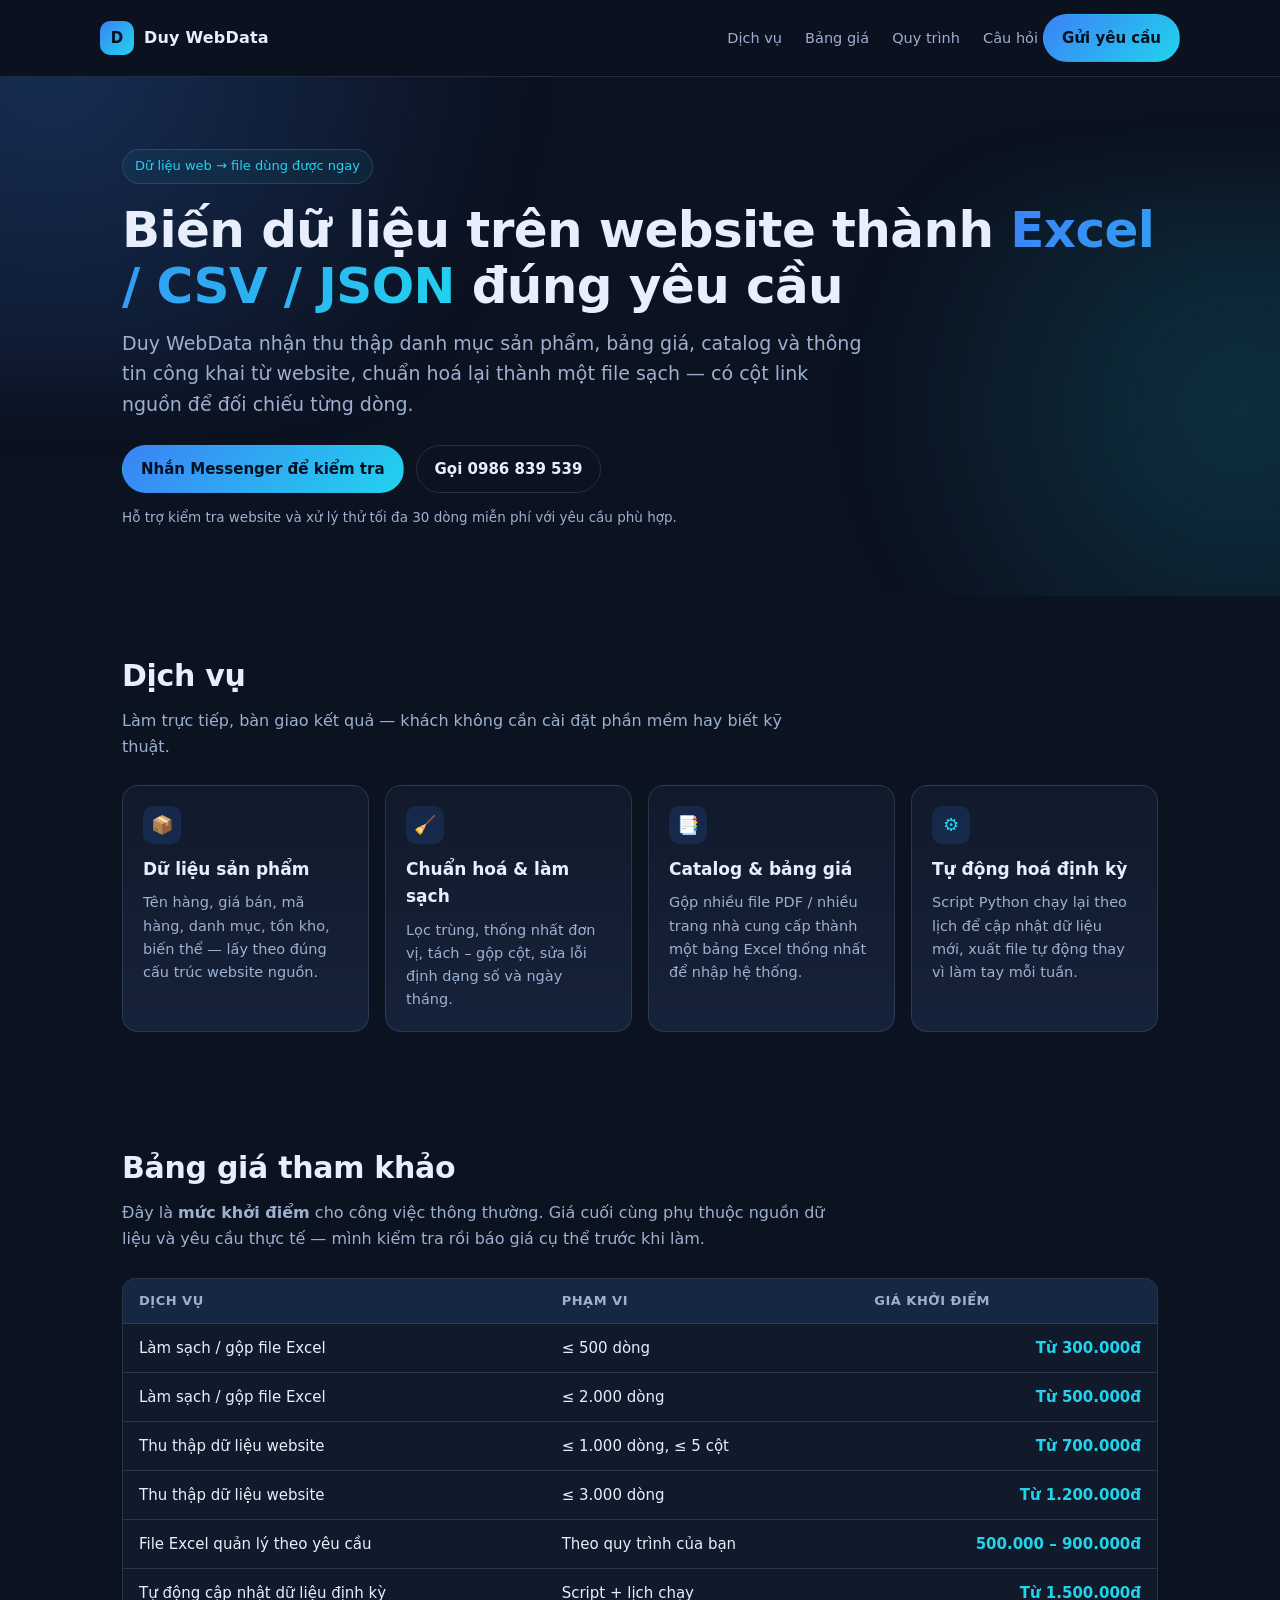
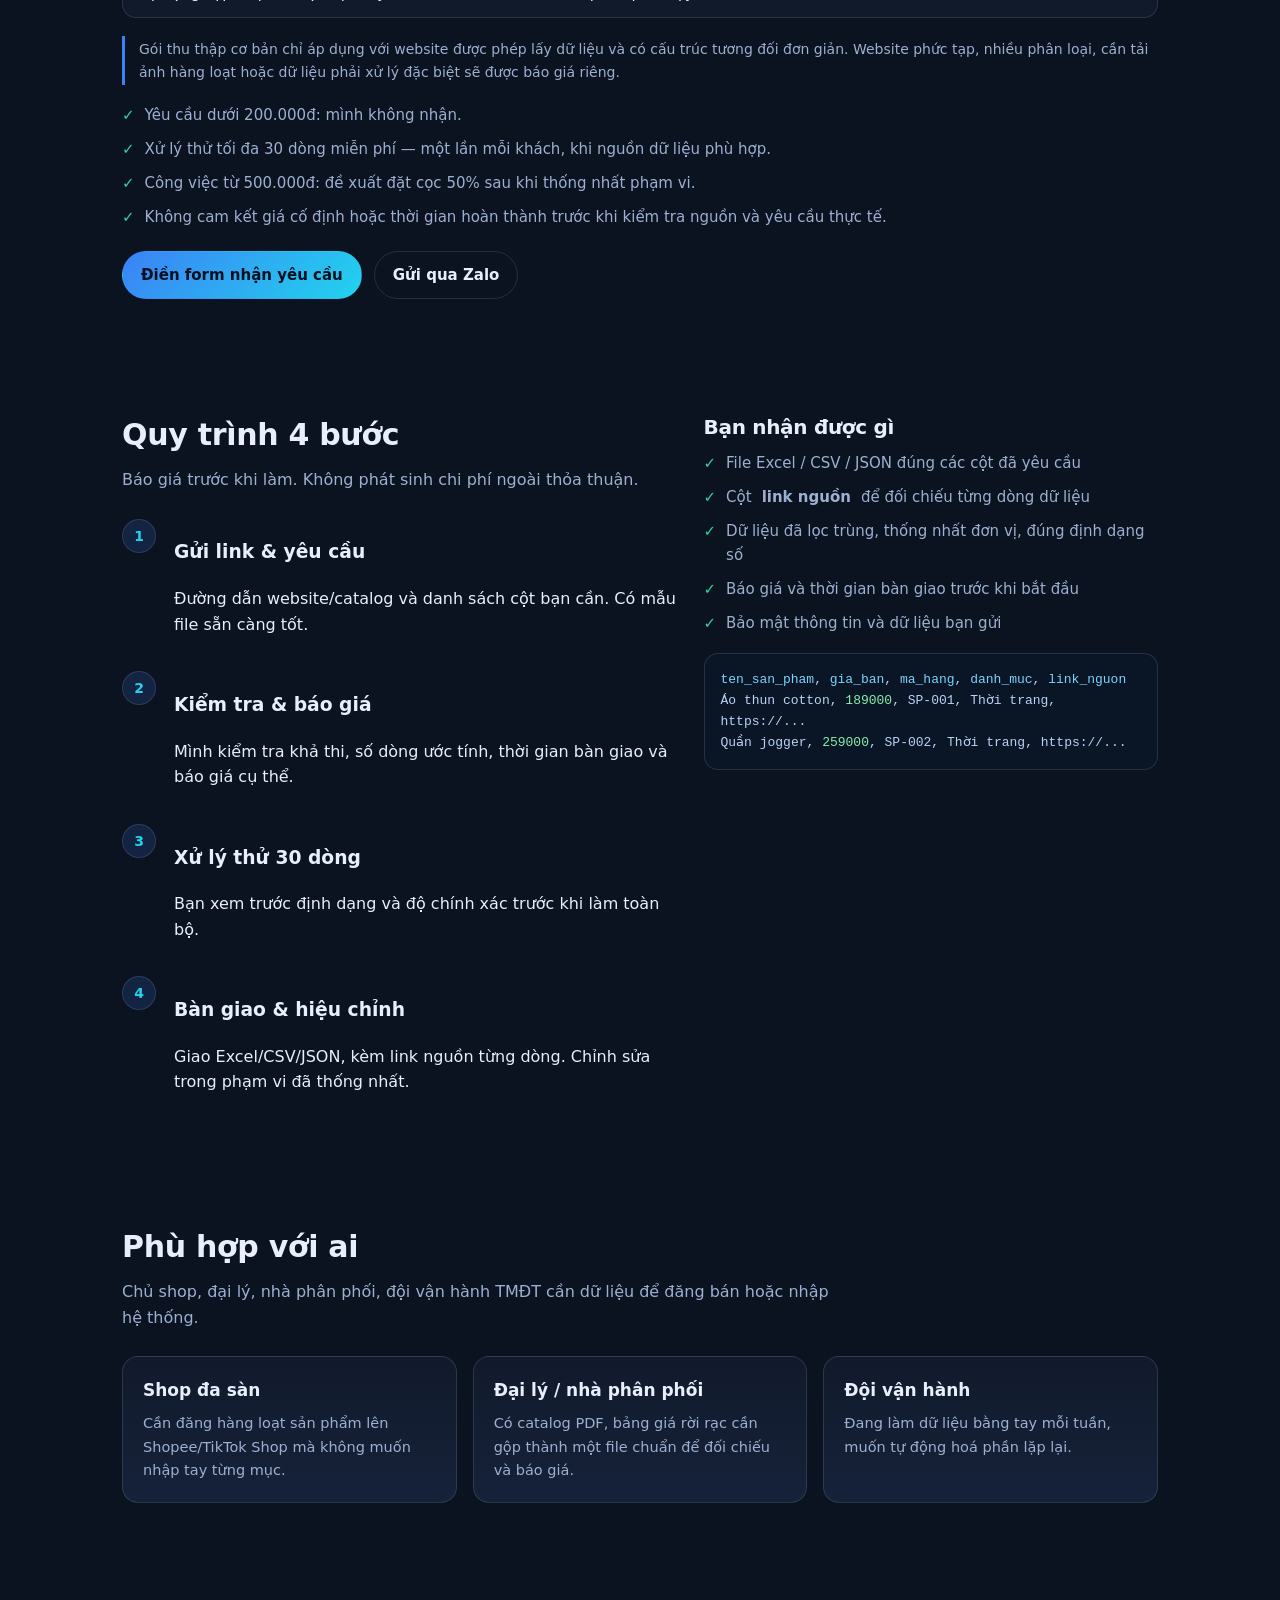
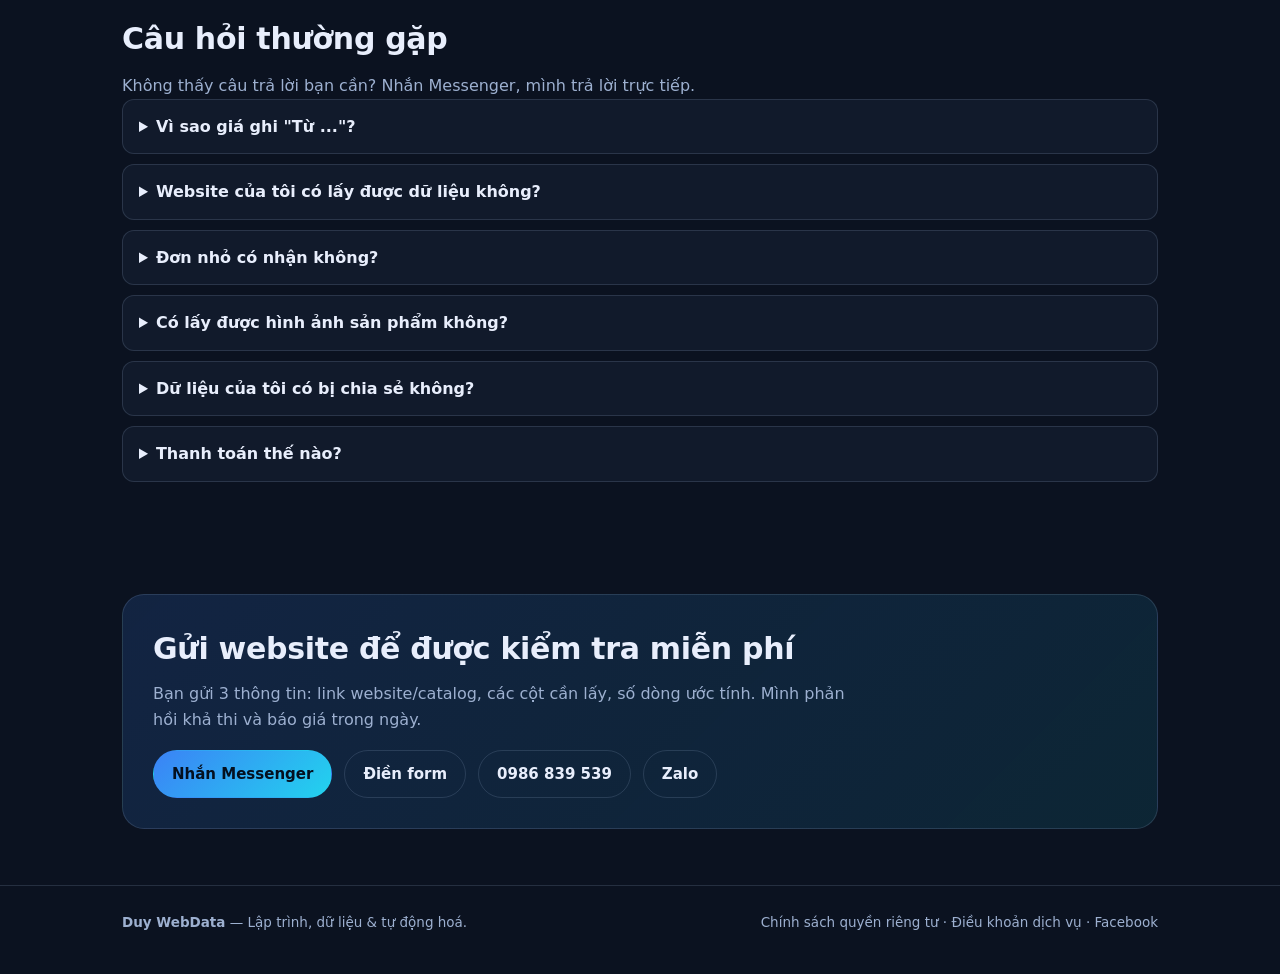
<file: index.html>
<!doctype html>
<html lang="vi">
<head>
<meta charset="utf-8">
<meta name="viewport" content="width=device-width,initial-scale=1">
<title>Duy WebData — Thu thập &amp; xử lý dữ liệu website theo yêu cầu</title>
<meta name="description" content="Duy WebData nhận thu thập, chuẩn hoá và làm sạch dữ liệu từ website: danh mục sản phẩm, bảng giá, catalog → Excel/CSV/JSON. Kiểm tra và xử lý thử tối đa 30 dòng miễn phí.">
<meta name="theme-color" content="#0b1220">
<link rel="stylesheet" href="styles.css">
<link rel="icon" href="data:image/svg+xml,<svg xmlns='http://www.w3.org/2000/svg' viewBox='0 0 100 100'><rect width='100' height='100' rx='22' fill='%233b82f6'/><text x='50' y='68' font-size='52' font-family='Segoe UI,Arial' font-weight='700' text-anchor='middle' fill='%2304101f'>D</text></svg>">
</head>
<body>

<header class="site">
  <div class="wrap nav">
    <a class="brand" href="./"><span class="logo">D</span> Duy WebData</a>
    <nav>
      <a class="link" href="#dich-vu">Dịch vụ</a>
      <a class="link" href="#bang-gia">Bảng giá</a>
      <a class="link" href="#quy-trinh">Quy trình</a>
      <a class="link" href="#cau-hoi">Câu hỏi</a>
      <a class="btn btn-primary" href="https://m.me/61595270132365" target="_blank" rel="noopener">Gửi yêu cầu</a>
    </nav>
  </div>
</header>

<main>

<section class="hero">
  <div class="wrap">
    <span class="eyebrow">Dữ liệu web → file dùng được ngay</span>
    <h1>Biến dữ liệu trên website thành <span class="grad">Excel / CSV / JSON</span> đúng yêu cầu</h1>
    <p class="lead">
      Duy WebData nhận thu thập danh mục sản phẩm, bảng giá, catalog và thông tin công khai từ website,
      chuẩn hoá lại thành một file sạch — có cột link nguồn để đối chiếu từng dòng.
    </p>
    <div class="hero-cta">
      <a class="btn btn-primary" href="https://m.me/61595270132365" target="_blank" rel="noopener">Nhắn Messenger để kiểm tra</a>
      <a class="btn btn-ghost" href="tel:+84986839539">Gọi 0986 839 539</a>
    </div>
    <p class="hero-note">Hỗ trợ kiểm tra website và xử lý thử tối đa 30 dòng miễn phí với yêu cầu phù hợp.</p>
  </div>
</section>

<section id="dich-vu">
  <div class="wrap">
    <h2>Dịch vụ</h2>
    <p class="sub">Làm trực tiếp, bàn giao kết quả — khách không cần cài đặt phần mềm hay biết kỹ thuật.</p>
    <div class="grid c4">
      <div class="card">
        <div class="icon">📦</div>
        <h3>Dữ liệu sản phẩm</h3>
        <p>Tên hàng, giá bán, mã hàng, danh mục, tồn kho, biến thể — lấy theo đúng cấu trúc website nguồn.</p>
      </div>
      <div class="card">
        <div class="icon">🧹</div>
        <h3>Chuẩn hoá &amp; làm sạch</h3>
        <p>Lọc trùng, thống nhất đơn vị, tách – gộp cột, sửa lỗi định dạng số và ngày tháng.</p>
      </div>
      <div class="card">
        <div class="icon">📑</div>
        <h3>Catalog &amp; bảng giá</h3>
        <p>Gộp nhiều file PDF / nhiều trang nhà cung cấp thành một bảng Excel thống nhất để nhập hệ thống.</p>
      </div>
      <div class="card">
        <div class="icon">⚙️</div>
        <h3>Tự động hoá định kỳ</h3>
        <p>Script Python chạy lại theo lịch để cập nhật dữ liệu mới, xuất file tự động thay vì làm tay mỗi tuần.</p>
      </div>
    </div>
  </div>
</section>

<section id="bang-gia">
  <div class="wrap">
    <h2>Bảng giá tham khảo</h2>
    <p class="sub">Đây là <strong>mức khởi điểm</strong> cho công việc thông thường. Giá cuối cùng phụ thuộc nguồn dữ liệu và yêu cầu thực tế — mình kiểm tra rồi báo giá cụ thể trước khi làm.</p>
    <div class="tablewrap">
      <table class="price">
        <thead>
          <tr><th>Dịch vụ</th><th>Phạm vi</th><th>Giá khởi điểm</th></tr>
        </thead>
        <tbody>
          <tr><td>Làm sạch / gộp file Excel</td><td>≤ 500 dòng</td><td>Từ 300.000đ</td></tr>
          <tr><td>Làm sạch / gộp file Excel</td><td>≤ 2.000 dòng</td><td>Từ 500.000đ</td></tr>
          <tr><td>Thu thập dữ liệu website</td><td>≤ 1.000 dòng, ≤ 5 cột</td><td>Từ 700.000đ</td></tr>
          <tr><td>Thu thập dữ liệu website</td><td>≤ 3.000 dòng</td><td>Từ 1.200.000đ</td></tr>
          <tr><td>File Excel quản lý theo yêu cầu</td><td>Theo quy trình của bạn</td><td>500.000 – 900.000đ</td></tr>
          <tr><td>Tự động cập nhật dữ liệu định kỳ</td><td>Script + lịch chạy</td><td>Từ 1.500.000đ</td></tr>
        </tbody>
      </table>
    </div>
    <p class="note">Gói thu thập cơ bản chỉ áp dụng với website được phép lấy dữ liệu và có cấu trúc tương đối đơn giản. Website phức tạp, nhiều phân loại, cần tải ảnh hàng loạt hoặc dữ liệu phải xử lý đặc biệt sẽ được báo giá riêng.</p>
    <ul class="checklist" style="margin-top:18px">
      <li>Yêu cầu dưới 200.000đ: mình không nhận.</li>
      <li>Xử lý thử tối đa 30 dòng miễn phí — một lần mỗi khách, khi nguồn dữ liệu phù hợp.</li>
      <li>Công việc từ 500.000đ: đề xuất đặt cọc 50% sau khi thống nhất phạm vi.</li>
      <li>Không cam kết giá cố định hoặc thời gian hoàn thành trước khi kiểm tra nguồn và yêu cầu thực tế.</li>
    </ul>
    <div class="hero-cta" style="margin-top:22px">
      <a class="btn btn-primary" href="https://docs.google.com/forms/d/e/1FAIpQLSdlHslLEUqbE6eRZZFUvcucyOFwWeWUgGsXdUtUnhyhbuky4A/viewform" target="_blank" rel="noopener">Điền form nhận yêu cầu</a>
      <a class="btn btn-ghost" href="https://zalo.me/0986839539" target="_blank" rel="noopener">Gửi qua Zalo</a>
    </div>
  </div>
</section>

<section id="quy-trinh">
  <div class="wrap split">
    <div>
      <h2>Quy trình 4 bước</h2>
      <p class="sub">Báo giá trước khi làm. Không phát sinh chi phí ngoài thỏa thuận.</p>
      <div class="grid" style="gap:18px">
        <div class="step"><span class="num">1</span><h3>Gửi link &amp; yêu cầu</h3><p>Đường dẫn website/catalog và danh sách cột bạn cần. Có mẫu file sẵn càng tốt.</p></div>
        <div class="step"><span class="num">2</span><h3>Kiểm tra &amp; báo giá</h3><p>Mình kiểm tra khả thi, số dòng ước tính, thời gian bàn giao và báo giá cụ thể.</p></div>
        <div class="step"><span class="num">3</span><h3>Xử lý thử 30 dòng</h3><p>Bạn xem trước định dạng và độ chính xác trước khi làm toàn bộ.</p></div>
        <div class="step"><span class="num">4</span><h3>Bàn giao &amp; hiệu chỉnh</h3><p>Giao Excel/CSV/JSON, kèm link nguồn từng dòng. Chỉnh sửa trong phạm vi đã thống nhất.</p></div>
      </div>
    </div>
    <div>
      <h2 style="font-size:20px">Bạn nhận được gì</h2>
      <ul class="checklist">
        <li>File Excel / CSV / JSON đúng các cột đã yêu cầu</li>
        <li>Cột <strong>link nguồn</strong> để đối chiếu từng dòng dữ liệu</li>
        <li>Dữ liệu đã lọc trùng, thống nhất đơn vị, đúng định dạng số</li>
        <li>Báo giá và thời gian bàn giao trước khi bắt đầu</li>
        <li>Bảo mật thông tin và dữ liệu bạn gửi</li>
      </ul>
      <div class="codebox" style="margin-top:18px">
<span class="k">ten_san_pham</span>, <span class="k">gia_ban</span>, <span class="k">ma_hang</span>, <span class="k">danh_muc</span>, <span class="k">link_nguon</span><br>
Áo thun cotton, <span class="s">189000</span>, SP-001, Thời trang, https://...<br>
Quần jogger, <span class="s">259000</span>, SP-002, Thời trang, https://...
      </div>
    </div>
  </div>
</section>

<section>
  <div class="wrap">
    <h2>Phù hợp với ai</h2>
    <p class="sub">Chủ shop, đại lý, nhà phân phối, đội vận hành TMĐT cần dữ liệu để đăng bán hoặc nhập hệ thống.</p>
    <div class="grid c3">
      <div class="card"><h3>Shop đa sàn</h3><p>Cần đăng hàng loạt sản phẩm lên Shopee/TikTok Shop mà không muốn nhập tay từng mục.</p></div>
      <div class="card"><h3>Đại lý / nhà phân phối</h3><p>Có catalog PDF, bảng giá rời rạc cần gộp thành một file chuẩn để đối chiếu và báo giá.</p></div>
      <div class="card"><h3>Đội vận hành</h3><p>Đang làm dữ liệu bằng tay mỗi tuần, muốn tự động hoá phần lặp lại.</p></div>
    </div>
  </div>
</section>

<section id="cau-hoi" class="faq">
  <div class="wrap">
    <h2>Câu hỏi thường gặp</h2>
    <p class="sub">Không thấy câu trả lời bạn cần? Nhắn Messenger, mình trả lời trực tiếp.</p>
    <details><summary>Vì sao giá ghi "Từ ..."?</summary><p>Vì mỗi website có độ phức tạp khác nhau. Con số trên là mức thấp nhất cho trường hợp đơn giản; sau khi xem nguồn dữ liệu mình báo giá cụ thể và không phát sinh thêm ngoài thỏa thuận.</p></details>
    <details><summary>Website của tôi có lấy được dữ liệu không?</summary><p>Gửi link để mình kiểm tra. Mình chỉ nhận những nguồn dữ liệu công khai hoặc nguồn bạn có quyền sử dụng, và tuân thủ điều khoản của website nguồn.</p></details>
    <details><summary>Đơn nhỏ có nhận không?</summary><p>Có, với đơn từ 200.000đ trở lên. Đơn nhỏ thường bàn giao trong 1–3 ngày.</p></details>
    <details><summary>Có lấy được hình ảnh sản phẩm không?</summary><p>Tùy nguồn. Nếu cần ảnh, mình sẽ kiểm tra trước và báo rõ khả năng, dung lượng và cách bàn giao.</p></details>
    <details><summary>Dữ liệu của tôi có bị chia sẻ không?</summary><p>Không. Dữ liệu chỉ dùng để thực hiện đơn hàng và không chia sẻ cho bên thứ ba. Xem chi tiết trong <a href="privacy.html">chính sách quyền riêng tư</a>.</p></details>
    <details><summary>Thanh toán thế nào?</summary><p>Thống nhất giá và mốc bàn giao trước khi làm. Công việc từ 500.000đ đề xuất đặt cọc 50%, phần còn lại thanh toán khi nhận file.</p></details>
  </div>
</section>

<section>
  <div class="wrap">
    <div class="cta">
      <h2>Gửi website để được kiểm tra miễn phí</h2>
      <p class="sub" style="margin-bottom:0">Bạn gửi 3 thông tin: link website/catalog, các cột cần lấy, số dòng ước tính. Mình phản hồi khả thi và báo giá trong ngày.</p>
      <div class="contact">
        <a class="btn btn-primary" href="https://m.me/61595270132365" target="_blank" rel="noopener">Nhắn Messenger</a>
        <a class="btn btn-ghost" href="https://docs.google.com/forms/d/e/1FAIpQLSdlHslLEUqbE6eRZZFUvcucyOFwWeWUgGsXdUtUnhyhbuky4A/viewform" target="_blank" rel="noopener">Điền form</a>
        <a class="btn btn-ghost" href="tel:+84986839539">0986 839 539</a>
        <a class="btn btn-ghost" href="https://zalo.me/0986839539" target="_blank" rel="noopener">Zalo</a>
      </div>
    </div>
  </div>
</section>

</main>

<footer class="site">
  <div class="wrap row">
    <div><strong>Duy WebData</strong> — Lập trình, dữ liệu &amp; tự động hoá.</div>
    <div>
      <a href="privacy.html">Chính sách quyền riêng tư</a> ·
      <a href="terms.html">Điều khoản dịch vụ</a> ·
      <a href="https://www.facebook.com/profile.php?id=61595270132365" target="_blank" rel="noopener">Facebook</a>
    </div>
  </div>
</footer>

</body>
</html>
</file>
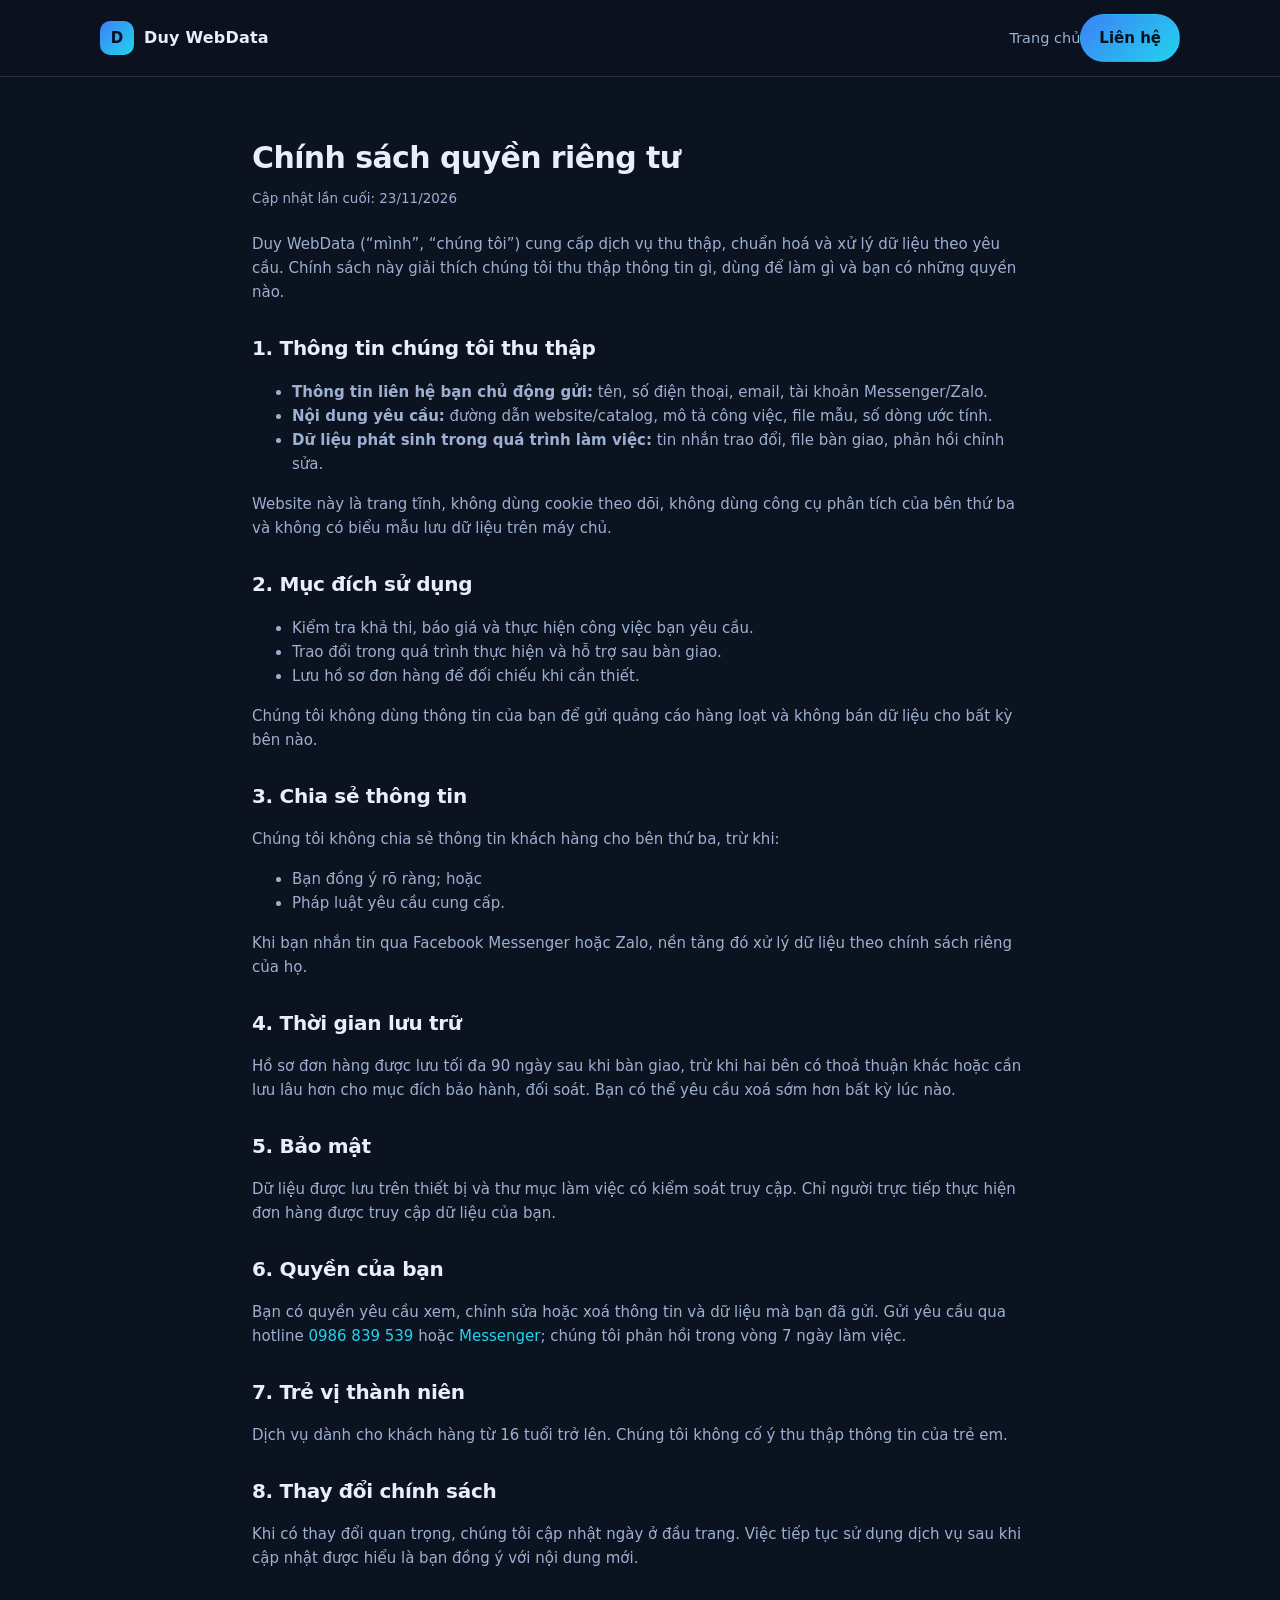
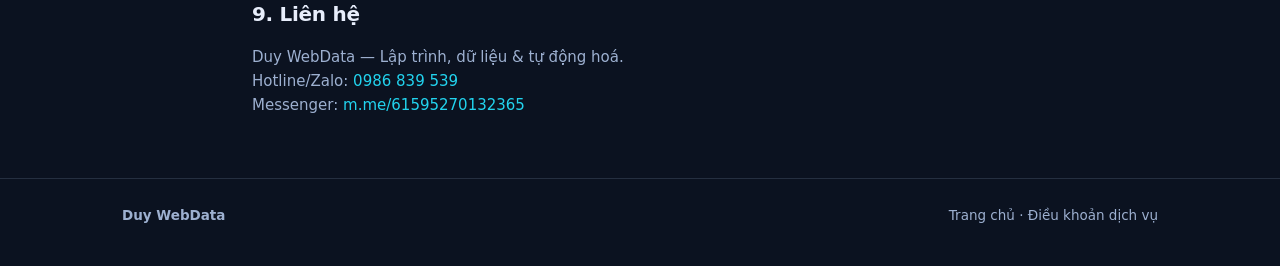
<file: privacy.html>
<!doctype html>
<html lang="vi">
<head>
<meta charset="utf-8">
<meta name="viewport" content="width=device-width,initial-scale=1">
<title>Chính sách quyền riêng tư — Duy WebData</title>
<meta name="description" content="Chính sách quyền riêng tư của Duy WebData: dữ liệu thu thập, mục đích sử dụng, thời gian lưu trữ và quyền của khách hàng.">
<link rel="stylesheet" href="styles.css">
<link rel="icon" href="data:image/svg+xml,<svg xmlns='http://www.w3.org/2000/svg' viewBox='0 0 100 100'><rect width='100' height='100' rx='22' fill='%233b82f6'/><text x='50' y='68' font-size='52' font-family='Segoe UI,Arial' font-weight='700' text-anchor='middle' fill='%2304101f'>D</text></svg>">
</head>
<body>
<header class="site">
  <div class="wrap nav">
    <a class="brand" href="./"><span class="logo">D</span> Duy WebData</a>
    <nav><a class="link" href="index.html">Trang chủ</a><a class="btn btn-primary" href="https://m.me/61595270132365" target="_blank" rel="noopener">Liên hệ</a></nav>
  </div>
</header>

<main class="legal">
  <div class="wrap" style="max-width:820px">
    <h1>Chính sách quyền riêng tư</h1>
    <p class="updated">Cập nhật lần cuối: 23/11/2026</p>

    <p>Duy WebData (“mình”, “chúng tôi”) cung cấp dịch vụ thu thập, chuẩn hoá và xử lý dữ liệu theo yêu cầu. Chính sách này giải thích chúng tôi thu thập thông tin gì, dùng để làm gì và bạn có những quyền nào.</p>

    <h2>1. Thông tin chúng tôi thu thập</h2>
    <ul>
      <li><strong>Thông tin liên hệ bạn chủ động gửi:</strong> tên, số điện thoại, email, tài khoản Messenger/Zalo.</li>
      <li><strong>Nội dung yêu cầu:</strong> đường dẫn website/catalog, mô tả công việc, file mẫu, số dòng ước tính.</li>
      <li><strong>Dữ liệu phát sinh trong quá trình làm việc:</strong> tin nhắn trao đổi, file bàn giao, phản hồi chỉnh sửa.</li>
    </ul>
    <p>Website này là trang tĩnh, không dùng cookie theo dõi, không dùng công cụ phân tích của bên thứ ba và không có biểu mẫu lưu dữ liệu trên máy chủ.</p>

    <h2>2. Mục đích sử dụng</h2>
    <ul>
      <li>Kiểm tra khả thi, báo giá và thực hiện công việc bạn yêu cầu.</li>
      <li>Trao đổi trong quá trình thực hiện và hỗ trợ sau bàn giao.</li>
      <li>Lưu hồ sơ đơn hàng để đối chiếu khi cần thiết.</li>
    </ul>
    <p>Chúng tôi không dùng thông tin của bạn để gửi quảng cáo hàng loạt và không bán dữ liệu cho bất kỳ bên nào.</p>

    <h2>3. Chia sẻ thông tin</h2>
    <p>Chúng tôi không chia sẻ thông tin khách hàng cho bên thứ ba, trừ khi:</p>
    <ul>
      <li>Bạn đồng ý rõ ràng; hoặc</li>
      <li>Pháp luật yêu cầu cung cấp.</li>
    </ul>
    <p>Khi bạn nhắn tin qua Facebook Messenger hoặc Zalo, nền tảng đó xử lý dữ liệu theo chính sách riêng của họ.</p>

    <h2>4. Thời gian lưu trữ</h2>
    <p>Hồ sơ đơn hàng được lưu tối đa 90 ngày sau khi bàn giao, trừ khi hai bên có thoả thuận khác hoặc cần lưu lâu hơn cho mục đích bảo hành, đối soát. Bạn có thể yêu cầu xoá sớm hơn bất kỳ lúc nào.</p>

    <h2>5. Bảo mật</h2>
    <p>Dữ liệu được lưu trên thiết bị và thư mục làm việc có kiểm soát truy cập. Chỉ người trực tiếp thực hiện đơn hàng được truy cập dữ liệu của bạn.</p>

    <h2>6. Quyền của bạn</h2>
    <p>Bạn có quyền yêu cầu xem, chỉnh sửa hoặc xoá thông tin và dữ liệu mà bạn đã gửi. Gửi yêu cầu qua hotline <a href="tel:+84986839539">0986 839 539</a> hoặc <a href="https://m.me/61595270132365" target="_blank" rel="noopener">Messenger</a>; chúng tôi phản hồi trong vòng 7 ngày làm việc.</p>

    <h2>7. Trẻ vị thành niên</h2>
    <p>Dịch vụ dành cho khách hàng từ 16 tuổi trở lên. Chúng tôi không cố ý thu thập thông tin của trẻ em.</p>

    <h2>8. Thay đổi chính sách</h2>
    <p>Khi có thay đổi quan trọng, chúng tôi cập nhật ngày ở đầu trang. Việc tiếp tục sử dụng dịch vụ sau khi cập nhật được hiểu là bạn đồng ý với nội dung mới.</p>

    <h2>9. Liên hệ</h2>
    <p>Duy WebData — Lập trình, dữ liệu &amp; tự động hoá.<br>
    Hotline/Zalo: <a href="tel:+84986839539">0986 839 539</a><br>
    Messenger: <a href="https://m.me/61595270132365" target="_blank" rel="noopener">m.me/61595270132365</a></p>
  </div>
</main>

<footer class="site">
  <div class="wrap row">
    <div><strong>Duy WebData</strong></div>
    <div><a href="index.html">Trang chủ</a> · <a href="terms.html">Điều khoản dịch vụ</a></div>
  </div>
</footer>
</body>
</html>
</file>
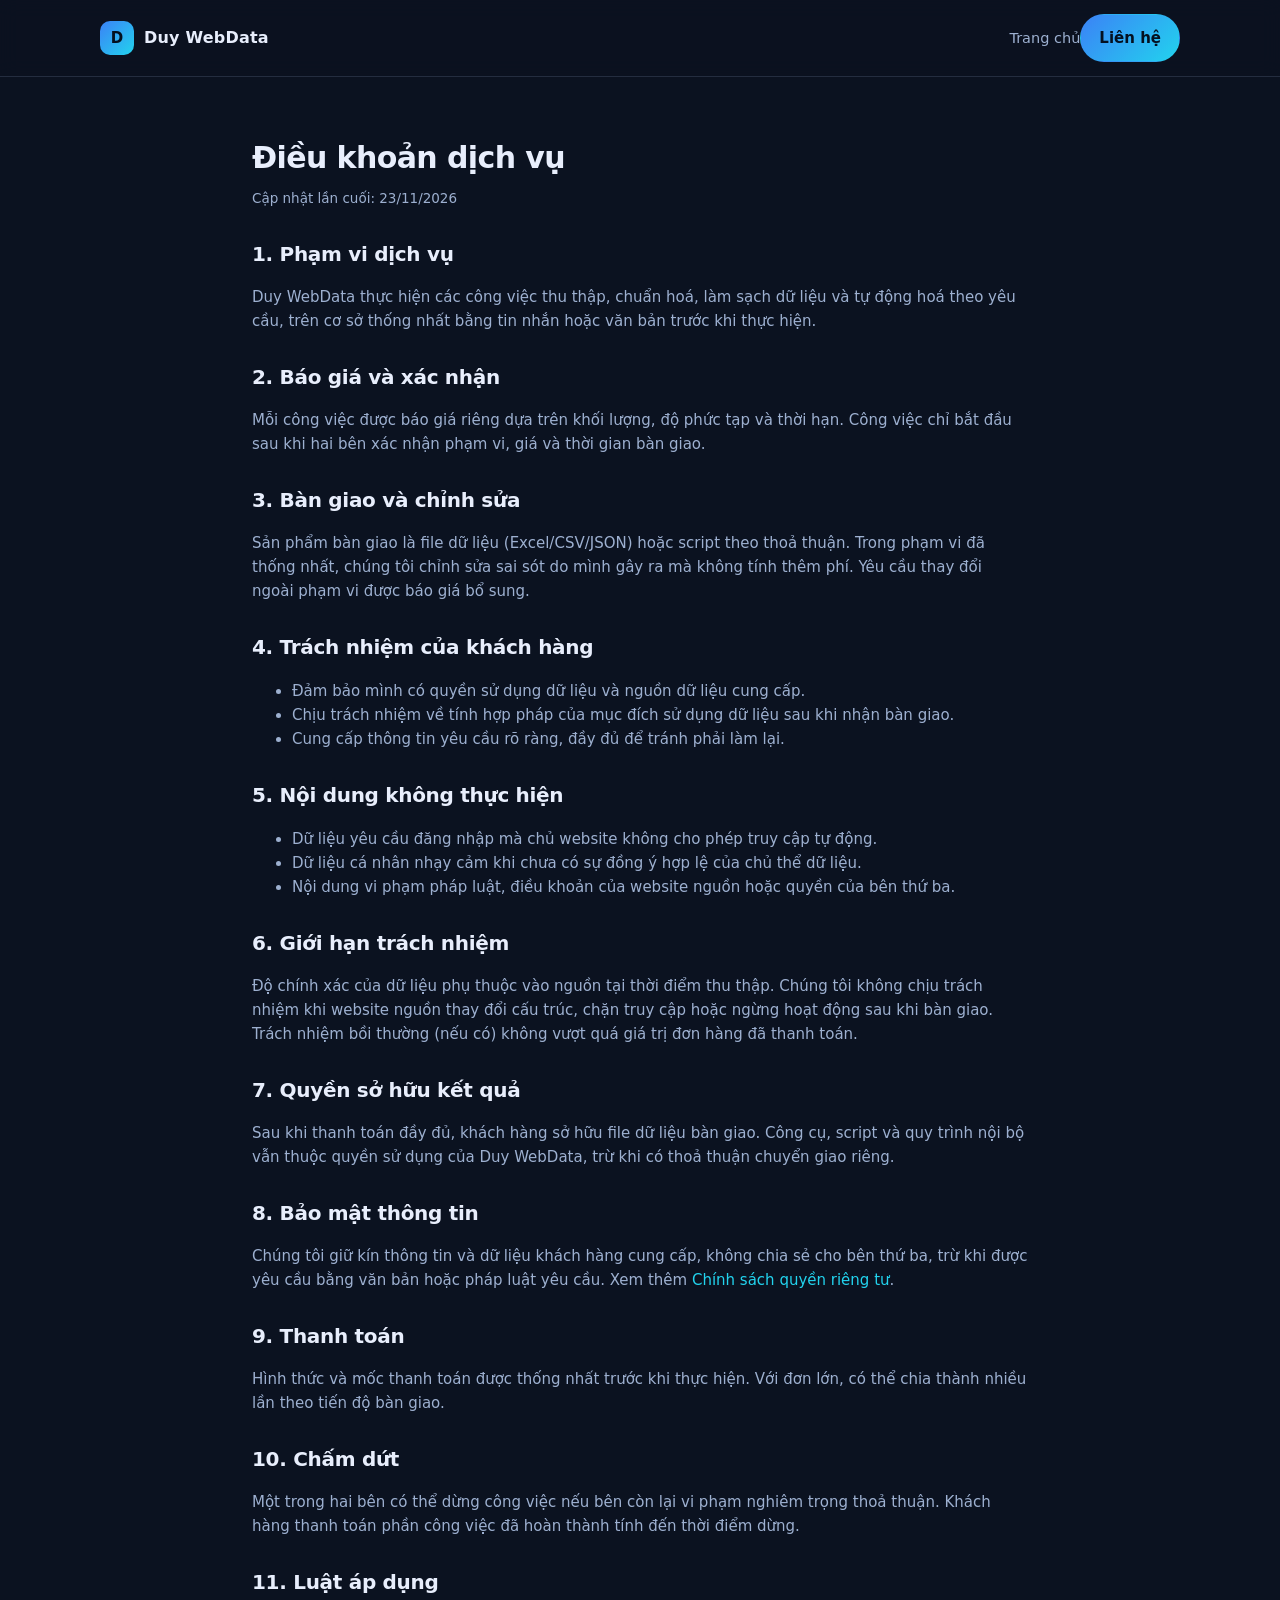
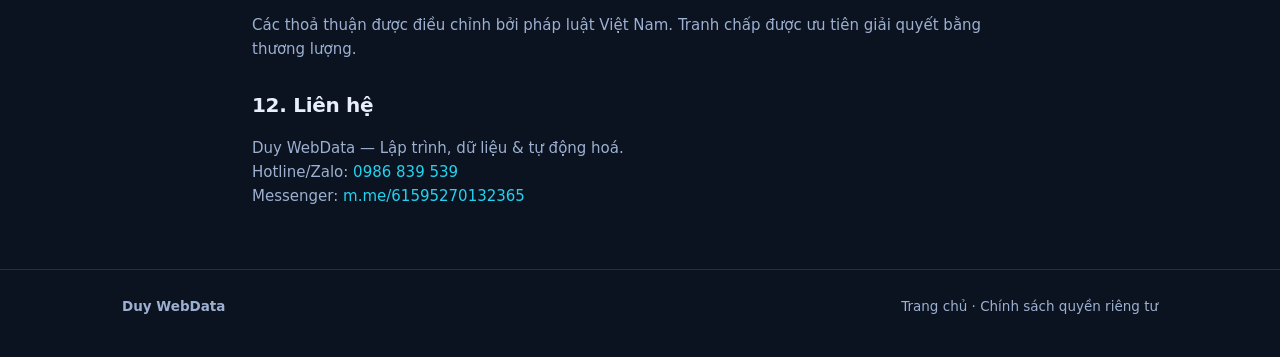
<file: terms.html>
<!doctype html>
<html lang="vi">
<head>
<meta charset="utf-8">
<meta name="viewport" content="width=device-width,initial-scale=1">
<title>Điều khoản dịch vụ — Duy WebData</title>
<meta name="description" content="Điều khoản dịch vụ của Duy WebData: phạm vi công việc, báo giá, bàn giao, trách nhiệm và giới hạn.">
<link rel="stylesheet" href="styles.css">
<link rel="icon" href="data:image/svg+xml,<svg xmlns='http://www.w3.org/2000/svg' viewBox='0 0 100 100'><rect width='100' height='100' rx='22' fill='%233b82f6'/><text x='50' y='68' font-size='52' font-family='Segoe UI,Arial' font-weight='700' text-anchor='middle' fill='%2304101f'>D</text></svg>">
</head>
<body>
<header class="site">
  <div class="wrap nav">
    <a class="brand" href="./"><span class="logo">D</span> Duy WebData</a>
    <nav><a class="link" href="index.html">Trang chủ</a><a class="btn btn-primary" href="https://m.me/61595270132365" target="_blank" rel="noopener">Liên hệ</a></nav>
  </div>
</header>

<main class="legal">
  <div class="wrap" style="max-width:820px">
    <h1>Điều khoản dịch vụ</h1>
    <p class="updated">Cập nhật lần cuối: 23/11/2026</p>

    <h2>1. Phạm vi dịch vụ</h2>
    <p>Duy WebData thực hiện các công việc thu thập, chuẩn hoá, làm sạch dữ liệu và tự động hoá theo yêu cầu, trên cơ sở thống nhất bằng tin nhắn hoặc văn bản trước khi thực hiện.</p>

    <h2>2. Báo giá và xác nhận</h2>
    <p>Mỗi công việc được báo giá riêng dựa trên khối lượng, độ phức tạp và thời hạn. Công việc chỉ bắt đầu sau khi hai bên xác nhận phạm vi, giá và thời gian bàn giao.</p>

    <h2>3. Bàn giao và chỉnh sửa</h2>
    <p>Sản phẩm bàn giao là file dữ liệu (Excel/CSV/JSON) hoặc script theo thoả thuận. Trong phạm vi đã thống nhất, chúng tôi chỉnh sửa sai sót do mình gây ra mà không tính thêm phí. Yêu cầu thay đổi ngoài phạm vi được báo giá bổ sung.</p>

    <h2>4. Trách nhiệm của khách hàng</h2>
    <ul>
      <li>Đảm bảo mình có quyền sử dụng dữ liệu và nguồn dữ liệu cung cấp.</li>
      <li>Chịu trách nhiệm về tính hợp pháp của mục đích sử dụng dữ liệu sau khi nhận bàn giao.</li>
      <li>Cung cấp thông tin yêu cầu rõ ràng, đầy đủ để tránh phải làm lại.</li>
    </ul>

    <h2>5. Nội dung không thực hiện</h2>
    <ul>
      <li>Dữ liệu yêu cầu đăng nhập mà chủ website không cho phép truy cập tự động.</li>
      <li>Dữ liệu cá nhân nhạy cảm khi chưa có sự đồng ý hợp lệ của chủ thể dữ liệu.</li>
      <li>Nội dung vi phạm pháp luật, điều khoản của website nguồn hoặc quyền của bên thứ ba.</li>
    </ul>

    <h2>6. Giới hạn trách nhiệm</h2>
    <p>Độ chính xác của dữ liệu phụ thuộc vào nguồn tại thời điểm thu thập. Chúng tôi không chịu trách nhiệm khi website nguồn thay đổi cấu trúc, chặn truy cập hoặc ngừng hoạt động sau khi bàn giao. Trách nhiệm bồi thường (nếu có) không vượt quá giá trị đơn hàng đã thanh toán.</p>

    <h2>7. Quyền sở hữu kết quả</h2>
    <p>Sau khi thanh toán đầy đủ, khách hàng sở hữu file dữ liệu bàn giao. Công cụ, script và quy trình nội bộ vẫn thuộc quyền sử dụng của Duy WebData, trừ khi có thoả thuận chuyển giao riêng.</p>

    <h2>8. Bảo mật thông tin</h2>
    <p>Chúng tôi giữ kín thông tin và dữ liệu khách hàng cung cấp, không chia sẻ cho bên thứ ba, trừ khi được yêu cầu bằng văn bản hoặc pháp luật yêu cầu. Xem thêm <a href="privacy.html">Chính sách quyền riêng tư</a>.</p>

    <h2>9. Thanh toán</h2>
    <p>Hình thức và mốc thanh toán được thống nhất trước khi thực hiện. Với đơn lớn, có thể chia thành nhiều lần theo tiến độ bàn giao.</p>

    <h2>10. Chấm dứt</h2>
    <p>Một trong hai bên có thể dừng công việc nếu bên còn lại vi phạm nghiêm trọng thoả thuận. Khách hàng thanh toán phần công việc đã hoàn thành tính đến thời điểm dừng.</p>

    <h2>11. Luật áp dụng</h2>
    <p>Các thoả thuận được điều chỉnh bởi pháp luật Việt Nam. Tranh chấp được ưu tiên giải quyết bằng thương lượng.</p>

    <h2>12. Liên hệ</h2>
    <p>Duy WebData — Lập trình, dữ liệu &amp; tự động hoá.<br>
    Hotline/Zalo: <a href="tel:+84986839539">0986 839 539</a><br>
    Messenger: <a href="https://m.me/61595270132365" target="_blank" rel="noopener">m.me/61595270132365</a></p>
  </div>
</main>

<footer class="site">
  <div class="wrap row">
    <div><strong>Duy WebData</strong></div>
    <div><a href="index.html">Trang chủ</a> · <a href="privacy.html">Chính sách quyền riêng tư</a></div>
  </div>
</footer>
</body>
</html>
</file>
<file: styles.css>
:root{
  --bg:#0b1220;
  --panel:#111a2b;
  --panel-2:#16223a;
  --text:#e8eefc;
  --muted:#9db0d0;
  --line:rgba(157,176,208,.18);
  --brand:#3b82f6;
  --brand-2:#22d3ee;
  --ok:#34d399;
  --radius:16px;
  --max:1080px;
}
*{box-sizing:border-box}
html{scroll-behavior:smooth}
body{
  margin:0;background:var(--bg);color:var(--text);
  font-family:"Segoe UI",system-ui,-apple-system,"Helvetica Neue",Arial,sans-serif;
  line-height:1.6;-webkit-font-smoothing:antialiased;
}
a{color:var(--brand-2);text-decoration:none}
a:hover{text-decoration:underline}
.wrap{max-width:var(--max);margin:0 auto;padding:0 22px}
header.site{position:sticky;top:0;z-index:20;background:rgba(11,18,32,.82);backdrop-filter:blur(10px);border-bottom:1px solid var(--line)}
.nav{display:flex;align-items:center;justify-content:space-between;gap:16px;padding:14px 0}
.brand{display:flex;align-items:center;gap:10px;font-weight:700;letter-spacing:.2px;color:var(--text)}
.brand:hover{text-decoration:none}
.logo{width:34px;height:34px;border-radius:10px;background:linear-gradient(135deg,var(--brand),var(--brand-2));display:grid;place-items:center;font-size:15px;font-weight:800;color:#04101f}
.nav a.link{color:var(--muted);font-size:14.5px;margin-left:18px}
.nav a.link:hover{color:var(--text);text-decoration:none}
.btn{display:inline-flex;align-items:center;gap:8px;padding:11px 18px;border-radius:999px;font-weight:600;font-size:15px;border:1px solid transparent;cursor:pointer}
.btn-primary{background:linear-gradient(135deg,var(--brand),var(--brand-2));color:#04101f}
.btn-primary:hover{text-decoration:none;filter:brightness(1.06)}
.btn-ghost{border-color:var(--line);color:var(--text);background:transparent}
.btn-ghost:hover{text-decoration:none;background:rgba(255,255,255,.04)}
.hero{padding:72px 0 54px;position:relative;overflow:hidden}
.hero:before{content:"";position:absolute;inset:-30% 40% 40% -20%;background:radial-gradient(circle at 30% 30%,rgba(59,130,246,.25),transparent 60%);filter:blur(40px);pointer-events:none}
.hero:after{content:"";position:absolute;inset:20% -25% -30% 55%;background:radial-gradient(circle at 60% 40%,rgba(34,211,238,.16),transparent 60%);filter:blur(40px);pointer-events:none}
.hero .wrap{position:relative;z-index:1}
.eyebrow{display:inline-flex;align-items:center;gap:8px;font-size:13px;color:var(--brand-2);border:1px solid var(--line);padding:6px 12px;border-radius:999px;background:rgba(34,211,238,.06)}
h1{font-size:clamp(30px,4.4vw,50px);line-height:1.12;margin:18px 0 14px;letter-spacing:-.6px}
h1 .grad{background:linear-gradient(120deg,var(--brand),var(--brand-2));-webkit-background-clip:text;background-clip:text;color:transparent}
.lead{font-size:clamp(16px,1.5vw,19px);color:var(--muted);max-width:62ch;margin:0 0 26px}
.hero-cta{display:flex;flex-wrap:wrap;gap:12px;align-items:center}
.hero-note{font-size:13.5px;color:var(--muted);margin-top:14px}
section{padding:56px 0}
h2{font-size:clamp(22px,2.6vw,30px);margin:0 0 8px;letter-spacing:-.3px}
.sub{color:var(--muted);margin:0 0 26px;max-width:70ch}
.grid{display:grid;gap:16px}
.grid.c4{grid-template-columns:repeat(4,1fr)}
.grid.c3{grid-template-columns:repeat(3,1fr)}
.grid.c2{grid-template-columns:repeat(2,1fr)}
.card{background:linear-gradient(180deg,var(--panel),var(--panel-2));border:1px solid var(--line);border-radius:var(--radius);padding:20px}
.card h3{margin:0 0 8px;font-size:17px}
.card p{margin:0;color:var(--muted);font-size:14.5px}
.icon{width:38px;height:38px;border-radius:10px;display:grid;place-items:center;background:rgba(59,130,246,.14);color:var(--brand-2);font-size:18px;margin-bottom:12px}
.step{position:relative;padding-left:52px}
.step .num{position:absolute;left:0;top:0;width:34px;height:34px;border-radius:50%;display:grid;place-items:center;background:rgba(59,130,246,.16);color:var(--brand-2);font-weight:700;font-size:14px;border:1px solid var(--line)}
.checklist{list-style:none;padding:0;margin:0;display:grid;gap:10px}
.checklist li{display:flex;gap:10px;color:var(--muted);font-size:15px}
.checklist li:before{content:"✓";color:var(--ok);font-weight:700}
.split{display:grid;grid-template-columns:1.1fr .9fr;gap:26px;align-items:start}
.codebox{background:#0a1526;border:1px solid var(--line);border-radius:14px;padding:16px;font-family:Consolas,ui-monospace,monospace;font-size:13px;color:#bcd2f5;overflow:auto}
.codebox .k{color:#7dd3fc}
.codebox .s{color:#86efac}
.cta{background:linear-gradient(135deg,rgba(59,130,246,.16),rgba(34,211,238,.10));border:1px solid var(--line);border-radius:22px;padding:30px}
.cta h2{margin-top:0}
.contact{display:flex;flex-wrap:wrap;gap:12px;margin-top:18px}
.faq details{border:1px solid var(--line);border-radius:12px;padding:14px 16px;background:var(--panel)}
.faq details+details{margin-top:10px}
.faq summary{cursor:pointer;font-weight:600}
.faq p{color:var(--muted);margin:10px 0 0}
footer.site{border-top:1px solid var(--line);padding:26px 0 40px;color:var(--muted);font-size:13.5px}
footer.site .row{display:flex;flex-wrap:wrap;gap:14px;justify-content:space-between;align-items:center}
footer.site a{color:var(--muted)}
footer.site a:hover{color:var(--text)}
.legal{padding:46px 0}
.legal h1{font-size:30px;margin-bottom:6px}
.legal h2{font-size:20px;margin:28px 0 8px}
.legal p,.legal li{color:var(--muted);font-size:15px}
.legal .updated{font-size:13.5px;color:var(--muted);margin-bottom:22px}
.tablewrap{border:1px solid var(--line);border-radius:14px;overflow:hidden;background:var(--panel)}
.price{width:100%;border-collapse:collapse;font-size:15px}
.price th,.price td{padding:12px 16px;border-bottom:1px solid var(--line);text-align:left}
.price th{background:rgba(59,130,246,.12);font-size:13px;color:var(--muted);text-transform:uppercase;letter-spacing:.5px}
.price td:last-child{white-space:nowrap;font-weight:700;color:var(--brand-2);text-align:right}
.price tr:last-child td{border-bottom:none}
.note{border-left:3px solid var(--brand);padding:2px 0 2px 14px;color:var(--muted);font-size:14px;margin:18px 0 0}
@media (max-width:900px){
  .grid.c4{grid-template-columns:repeat(2,1fr)}
  .grid.c3{grid-template-columns:1fr}
  .split{grid-template-columns:1fr}
}
@media (max-width:620px){
  .grid.c4,.grid.c2{grid-template-columns:1fr}
  .nav a.link{display:none}
  section{padding:42px 0}
  .hero{padding:48px 0 36px}
}
</file>
